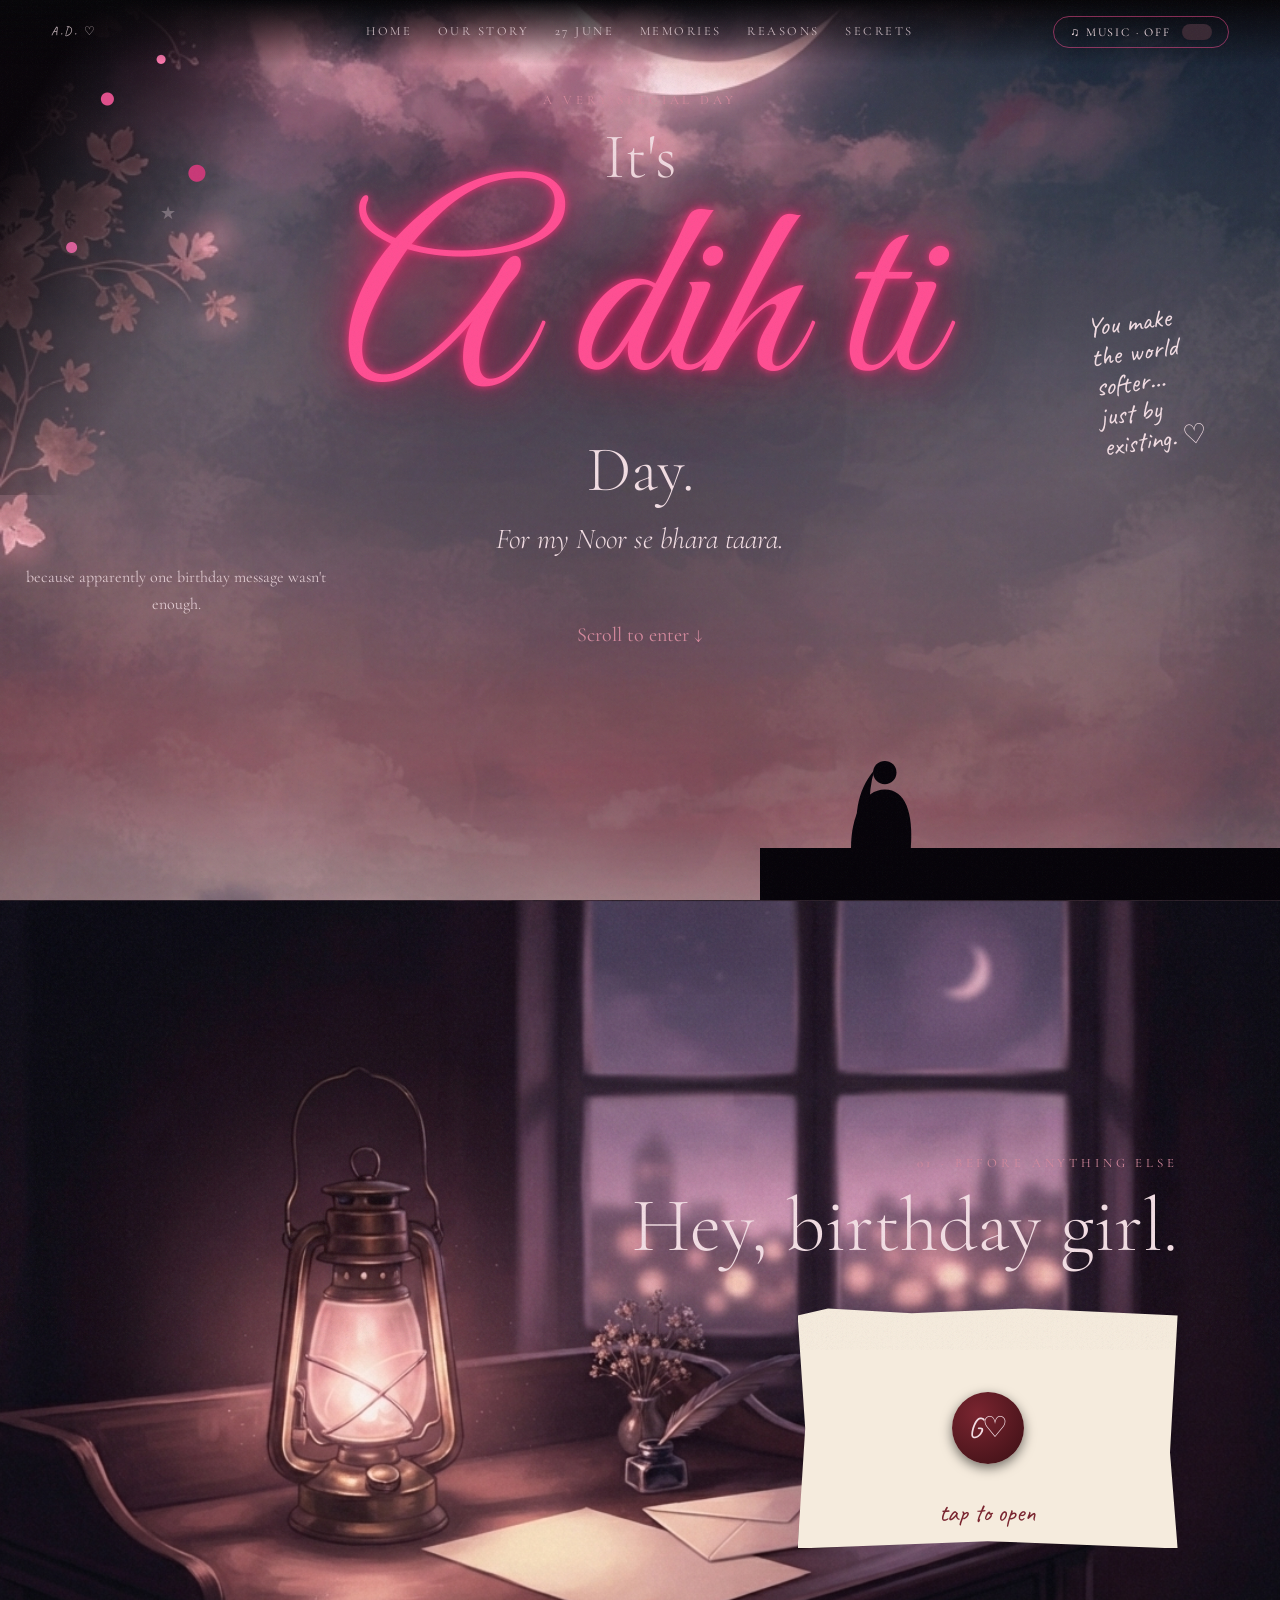
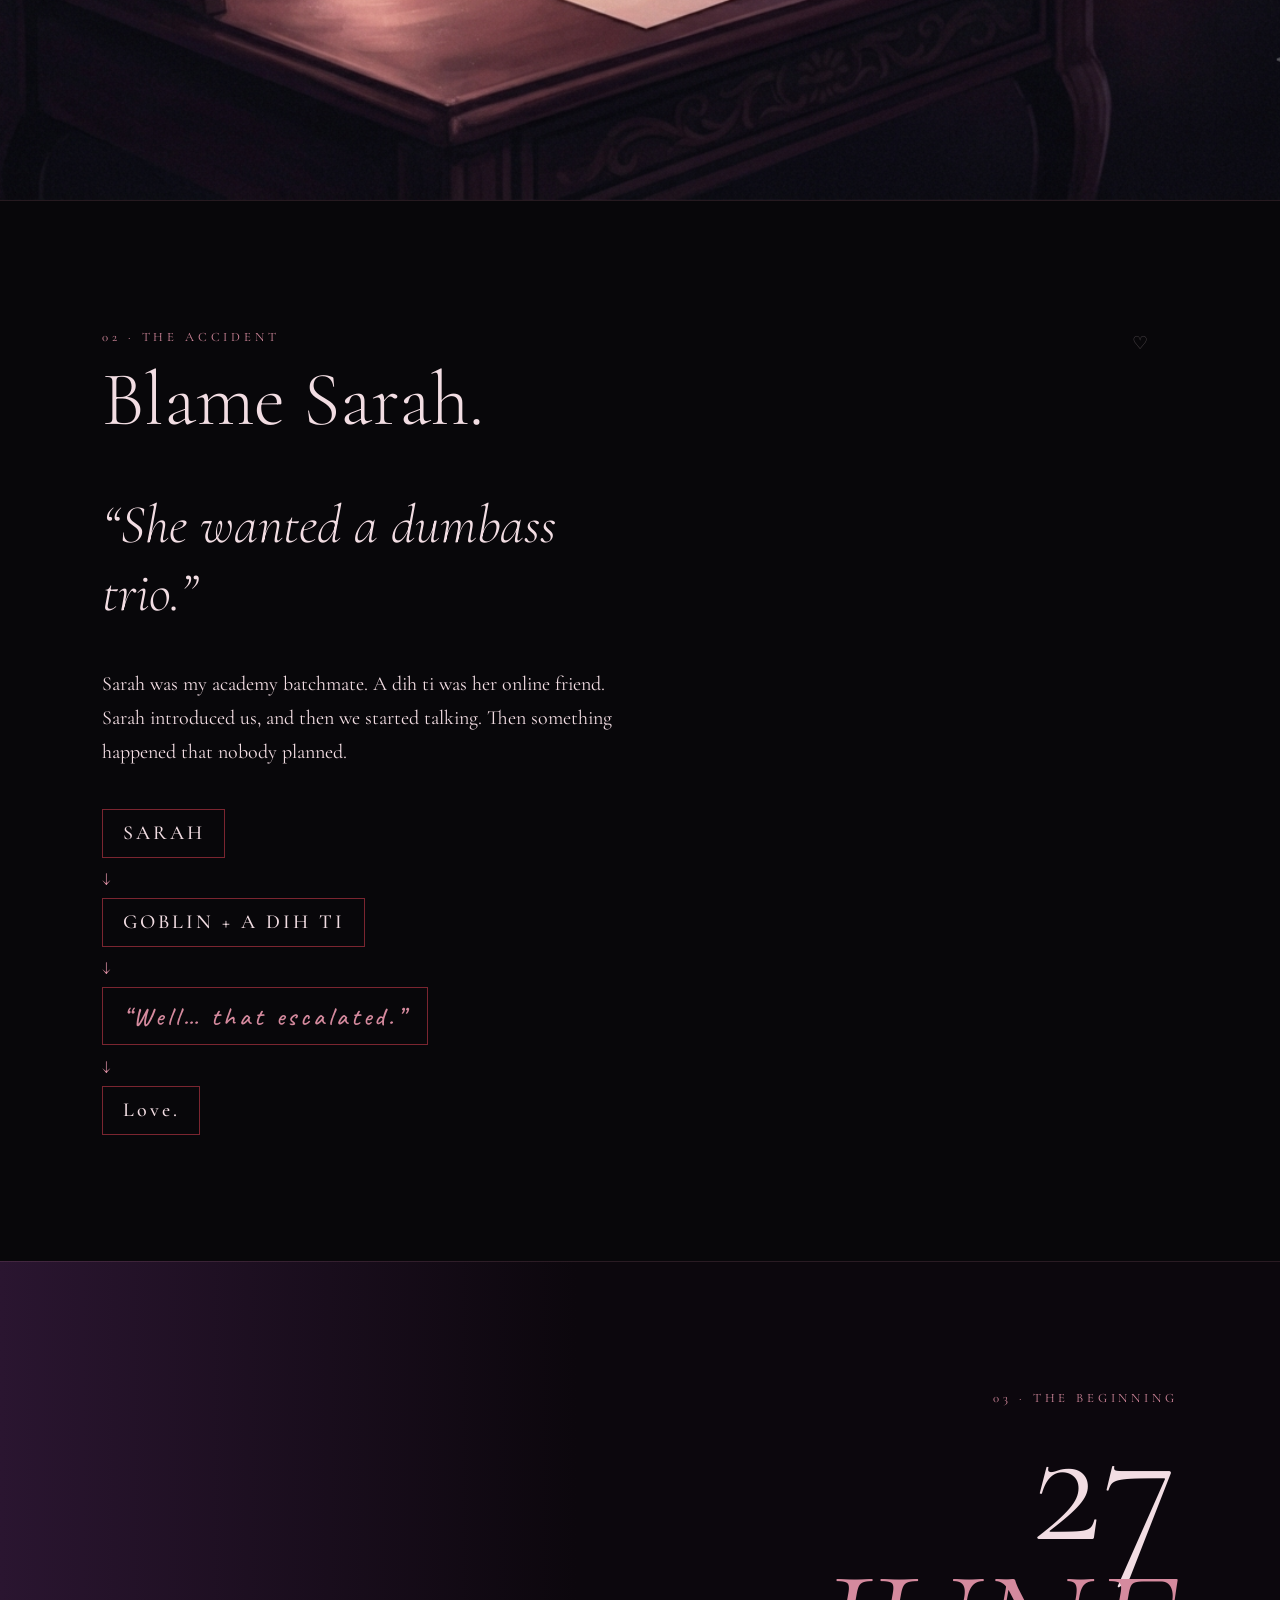
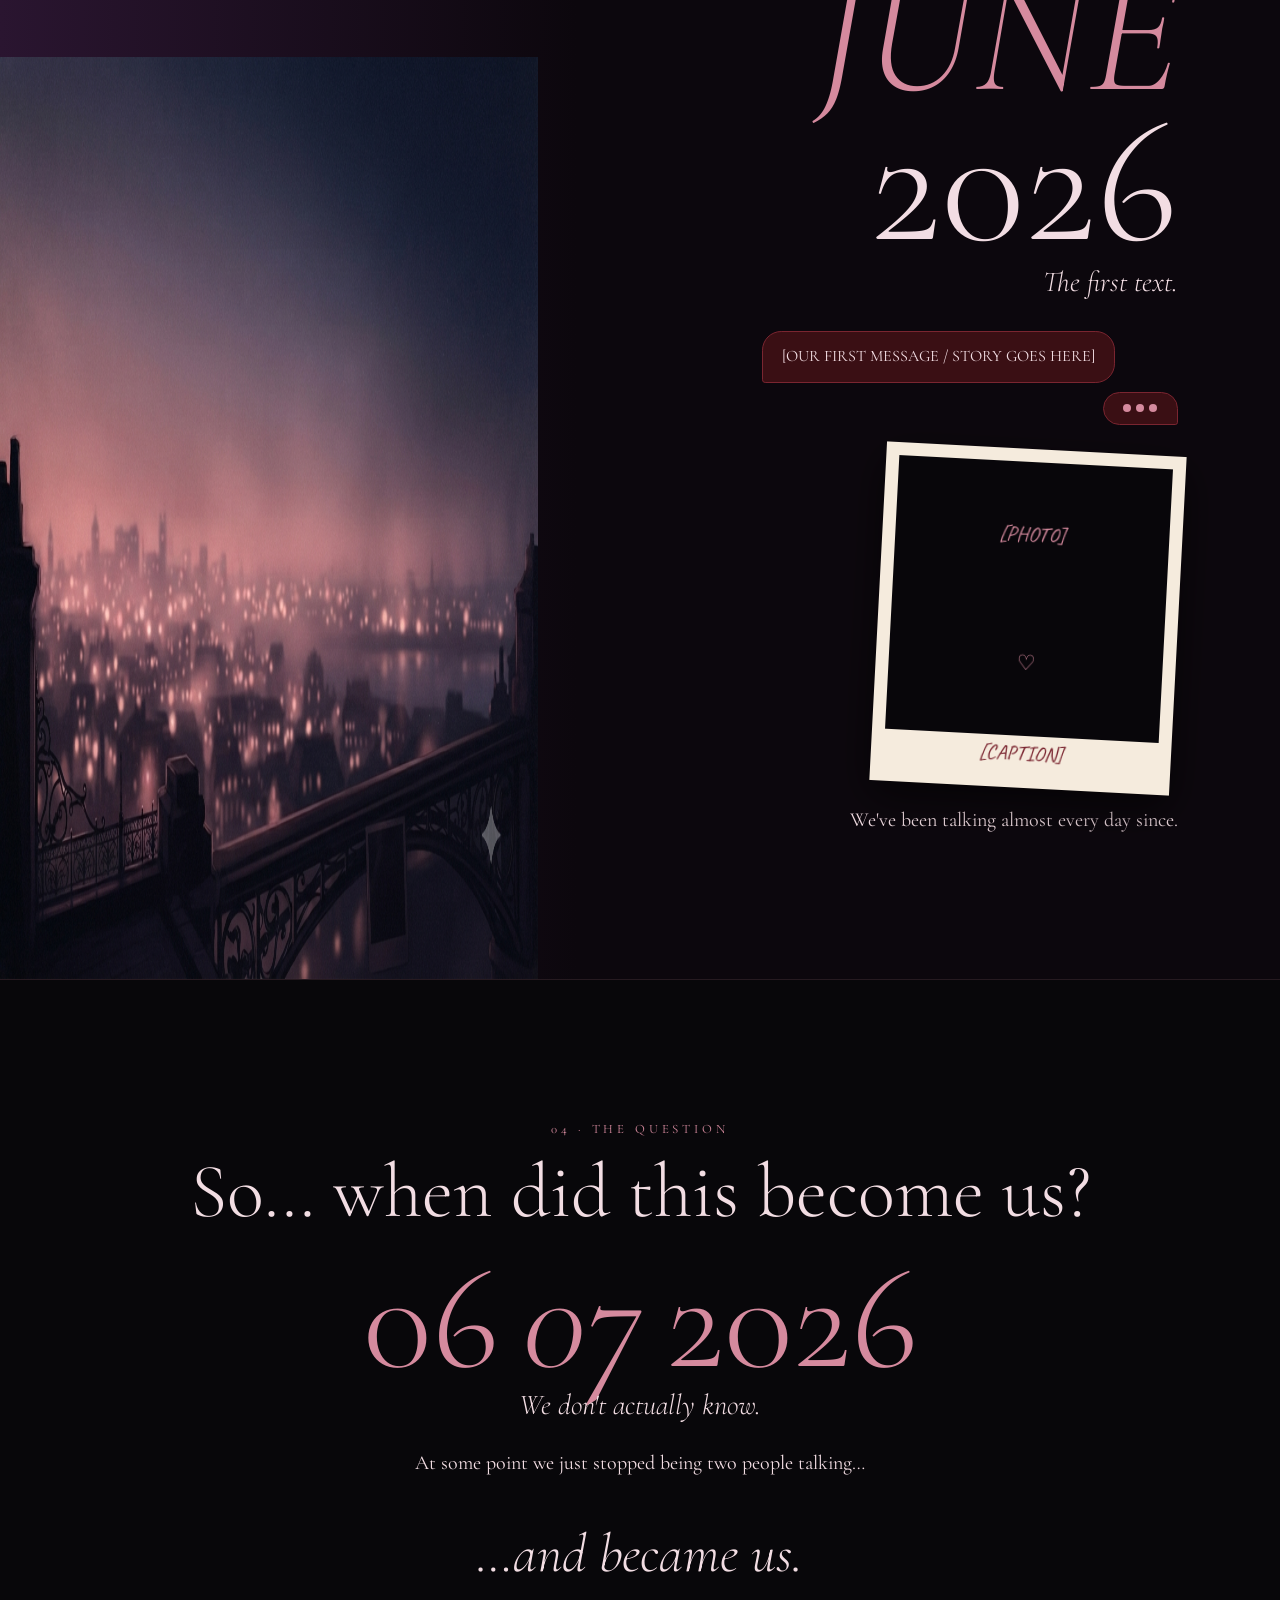
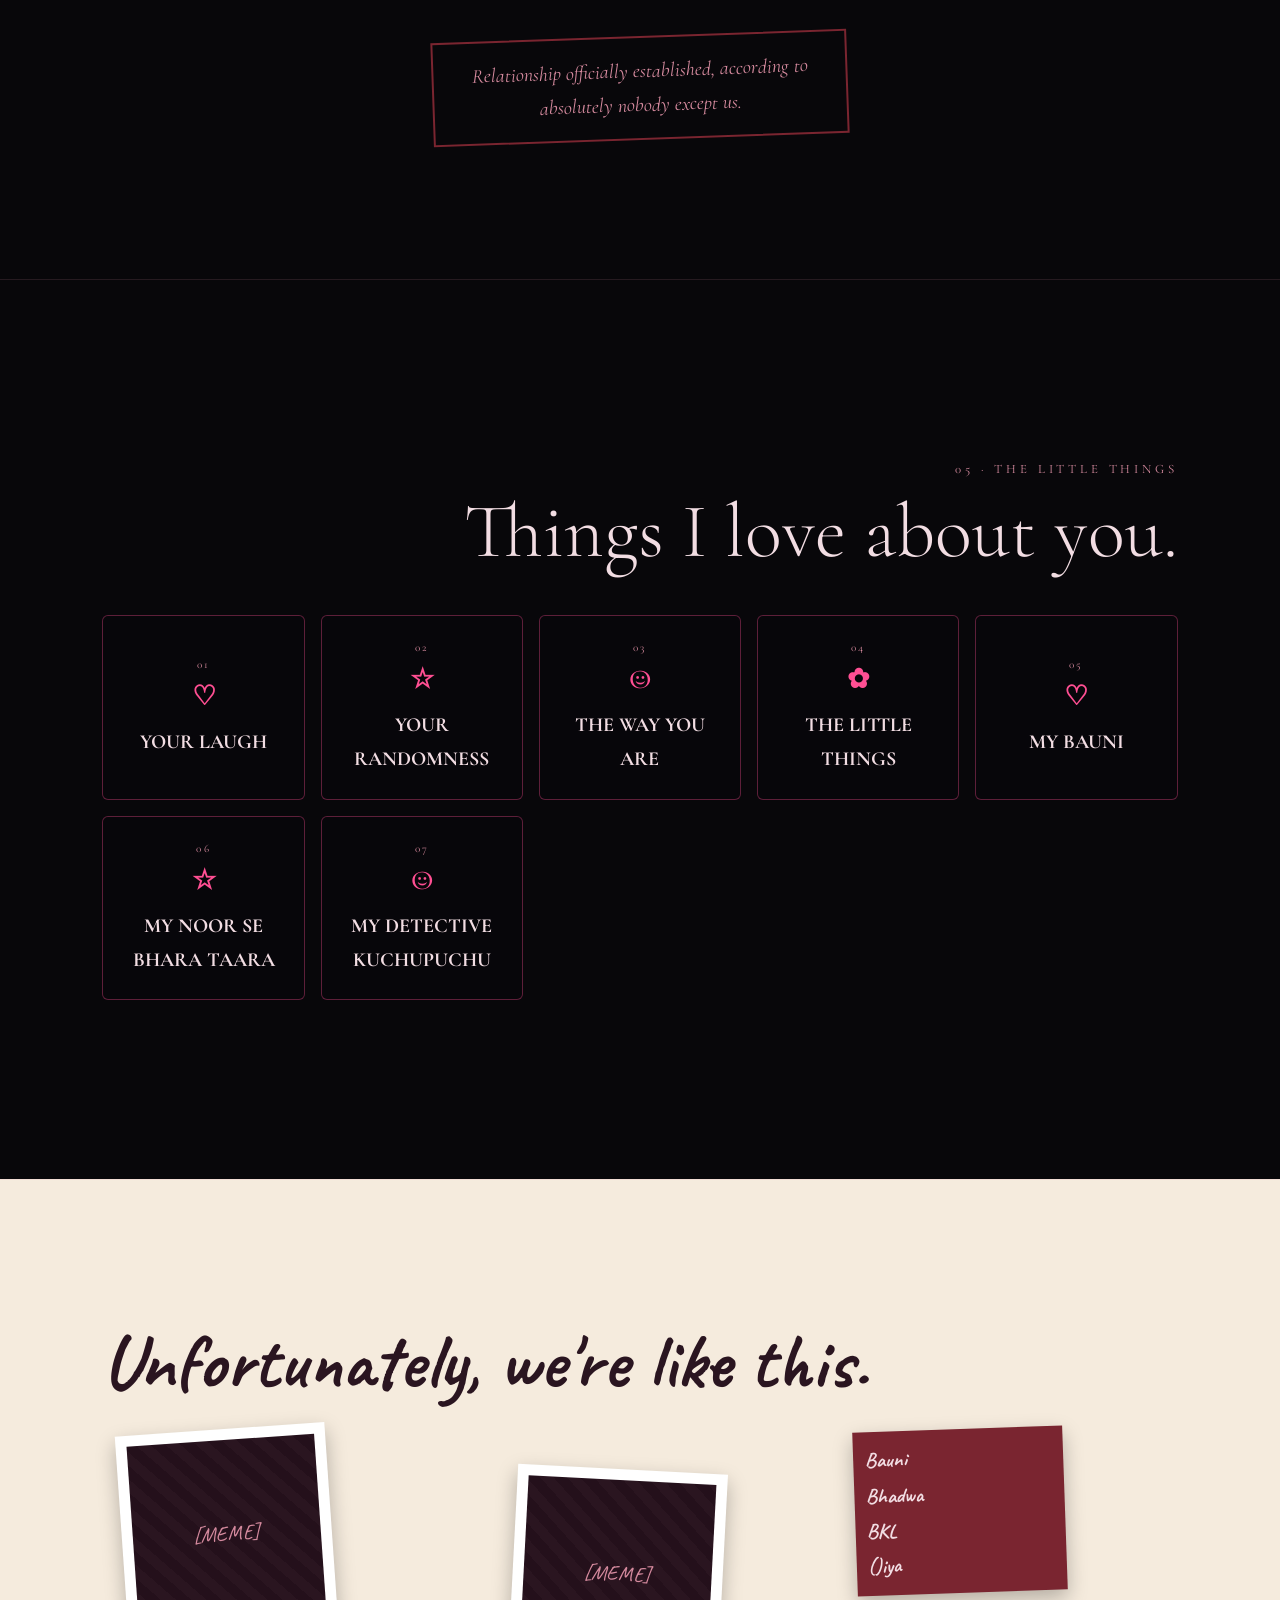
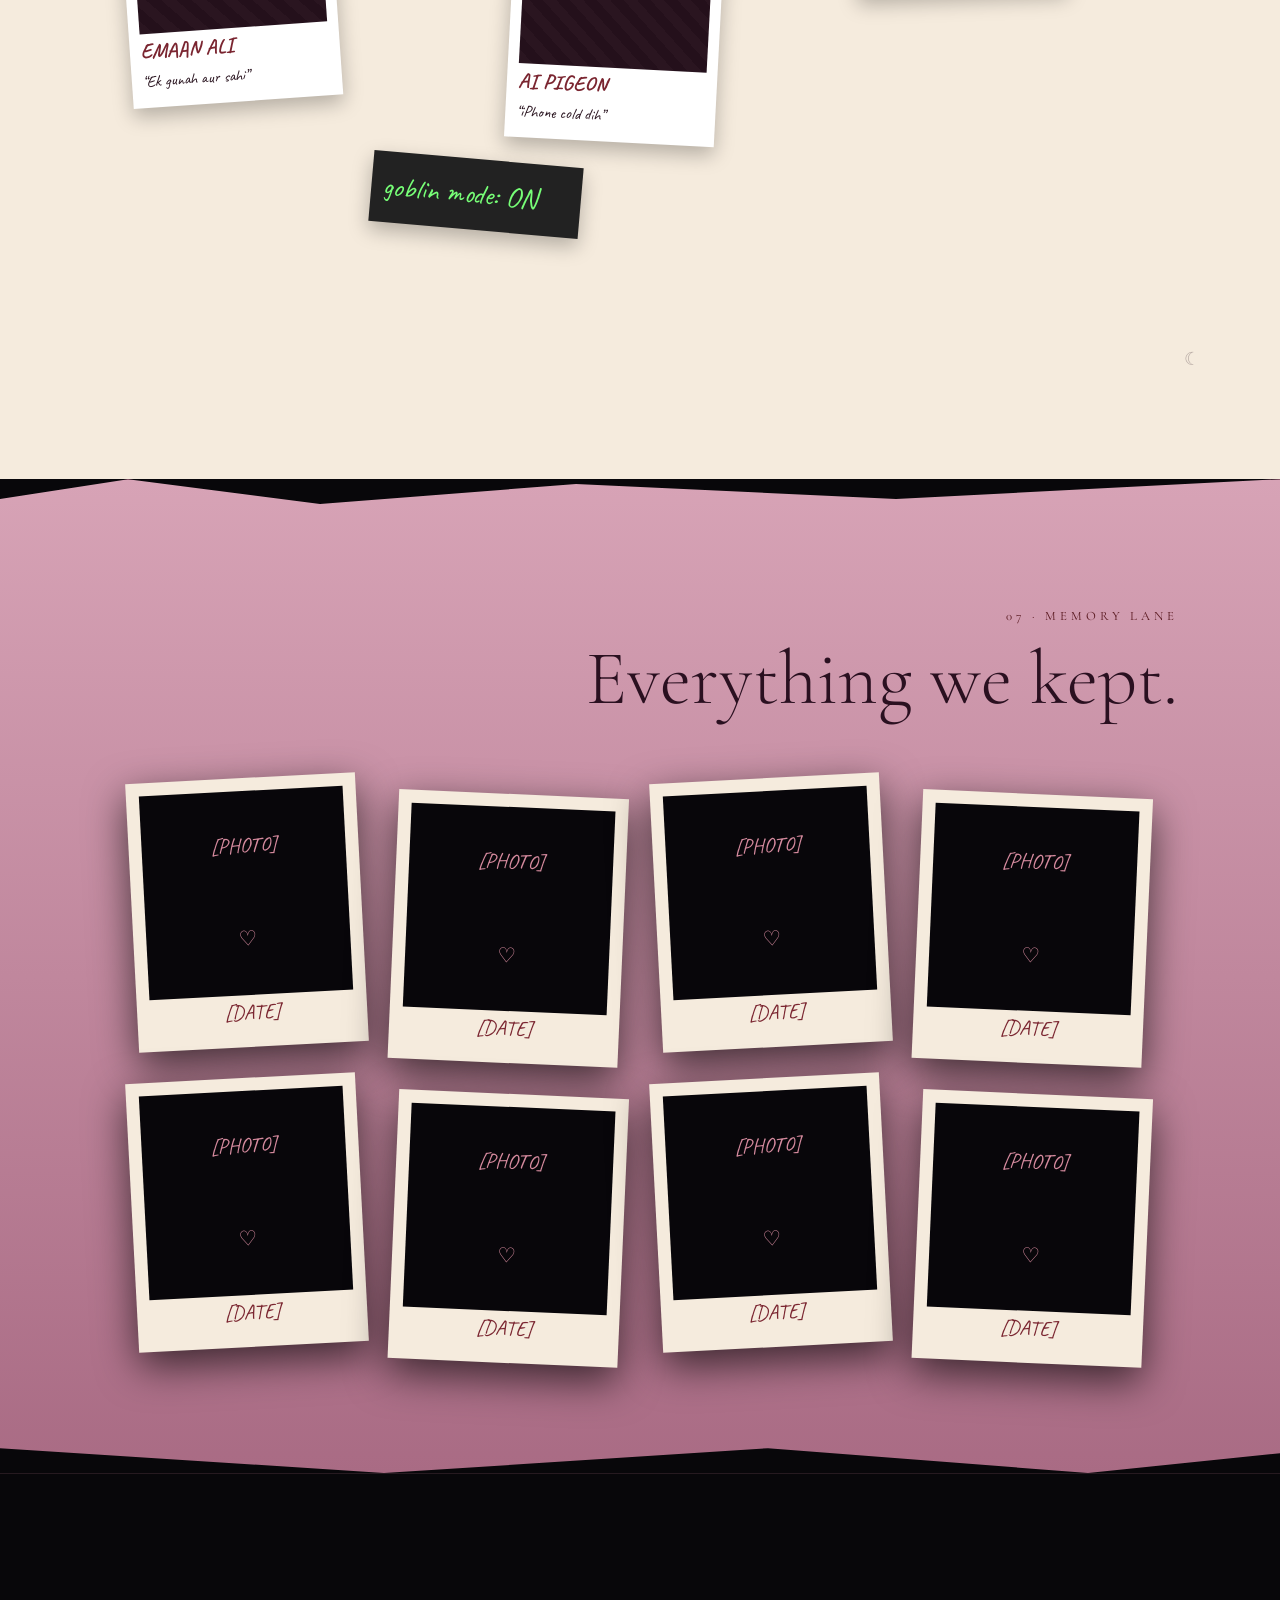
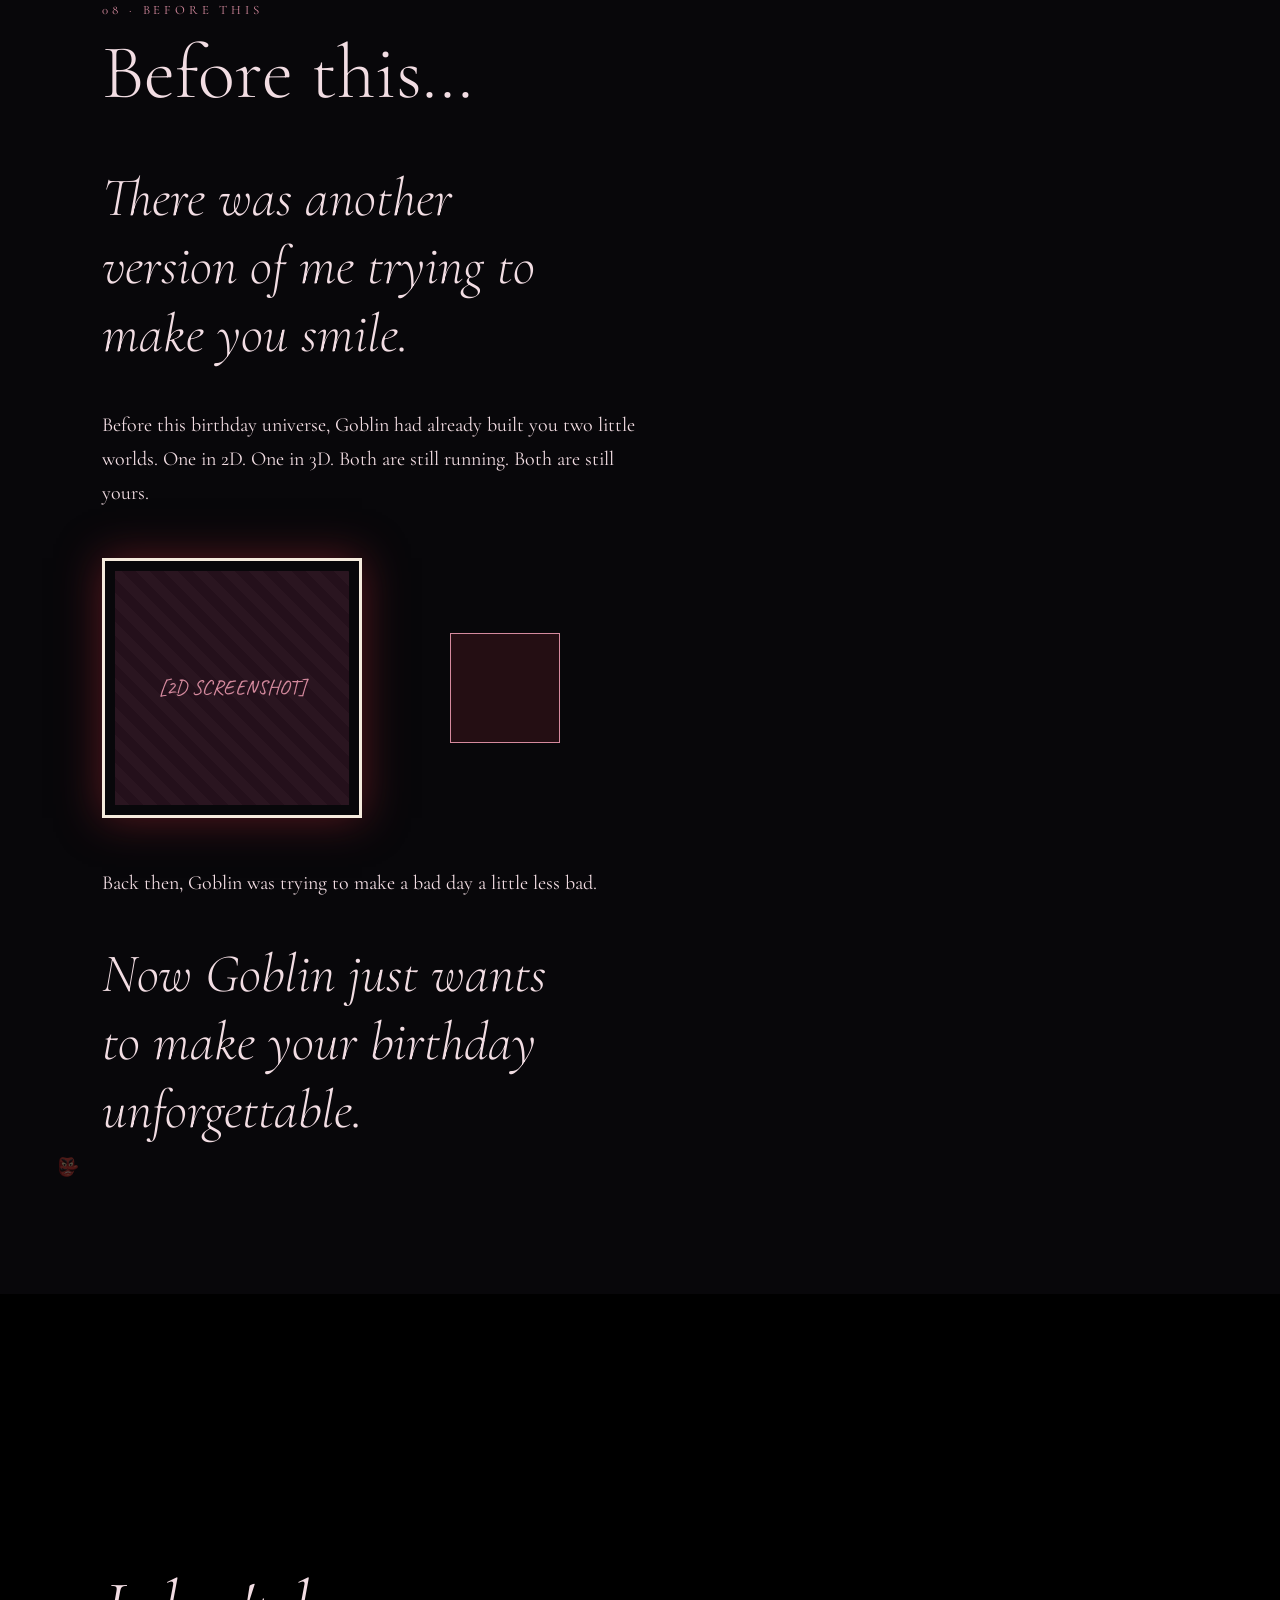
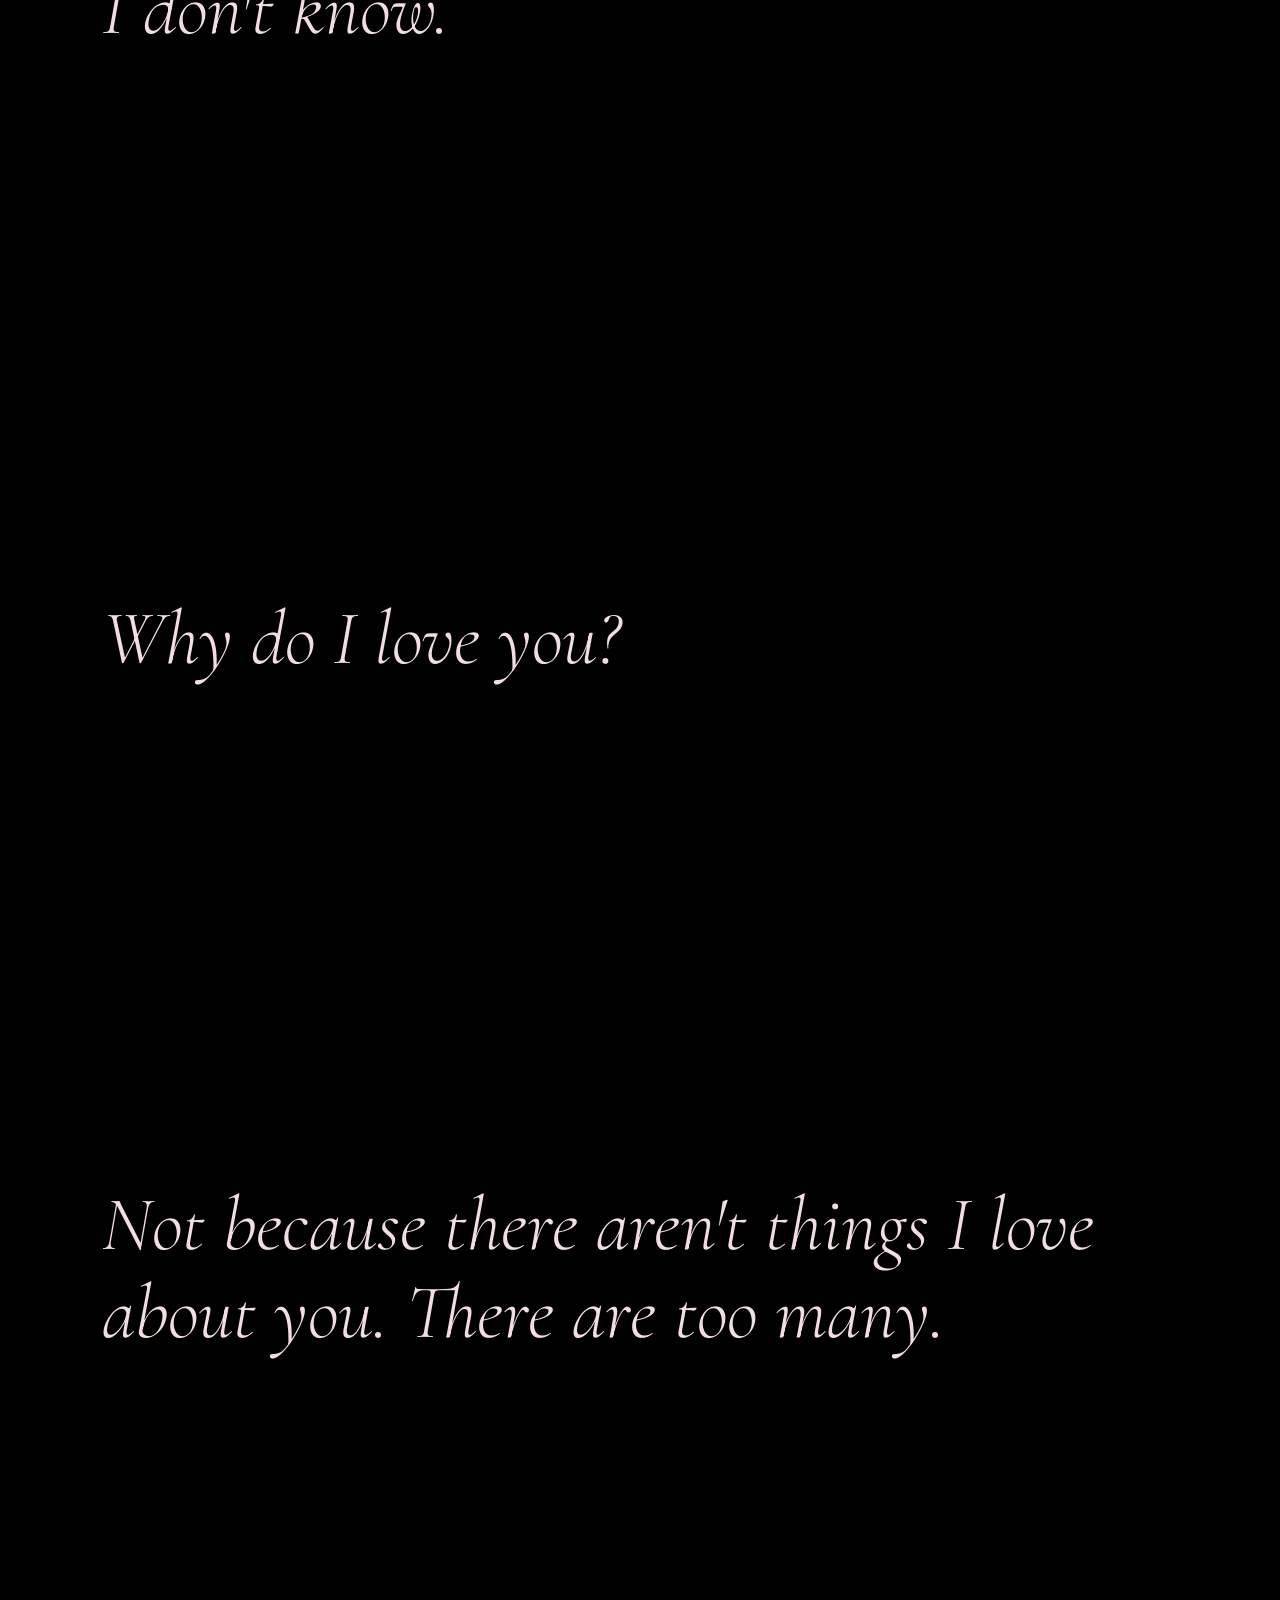
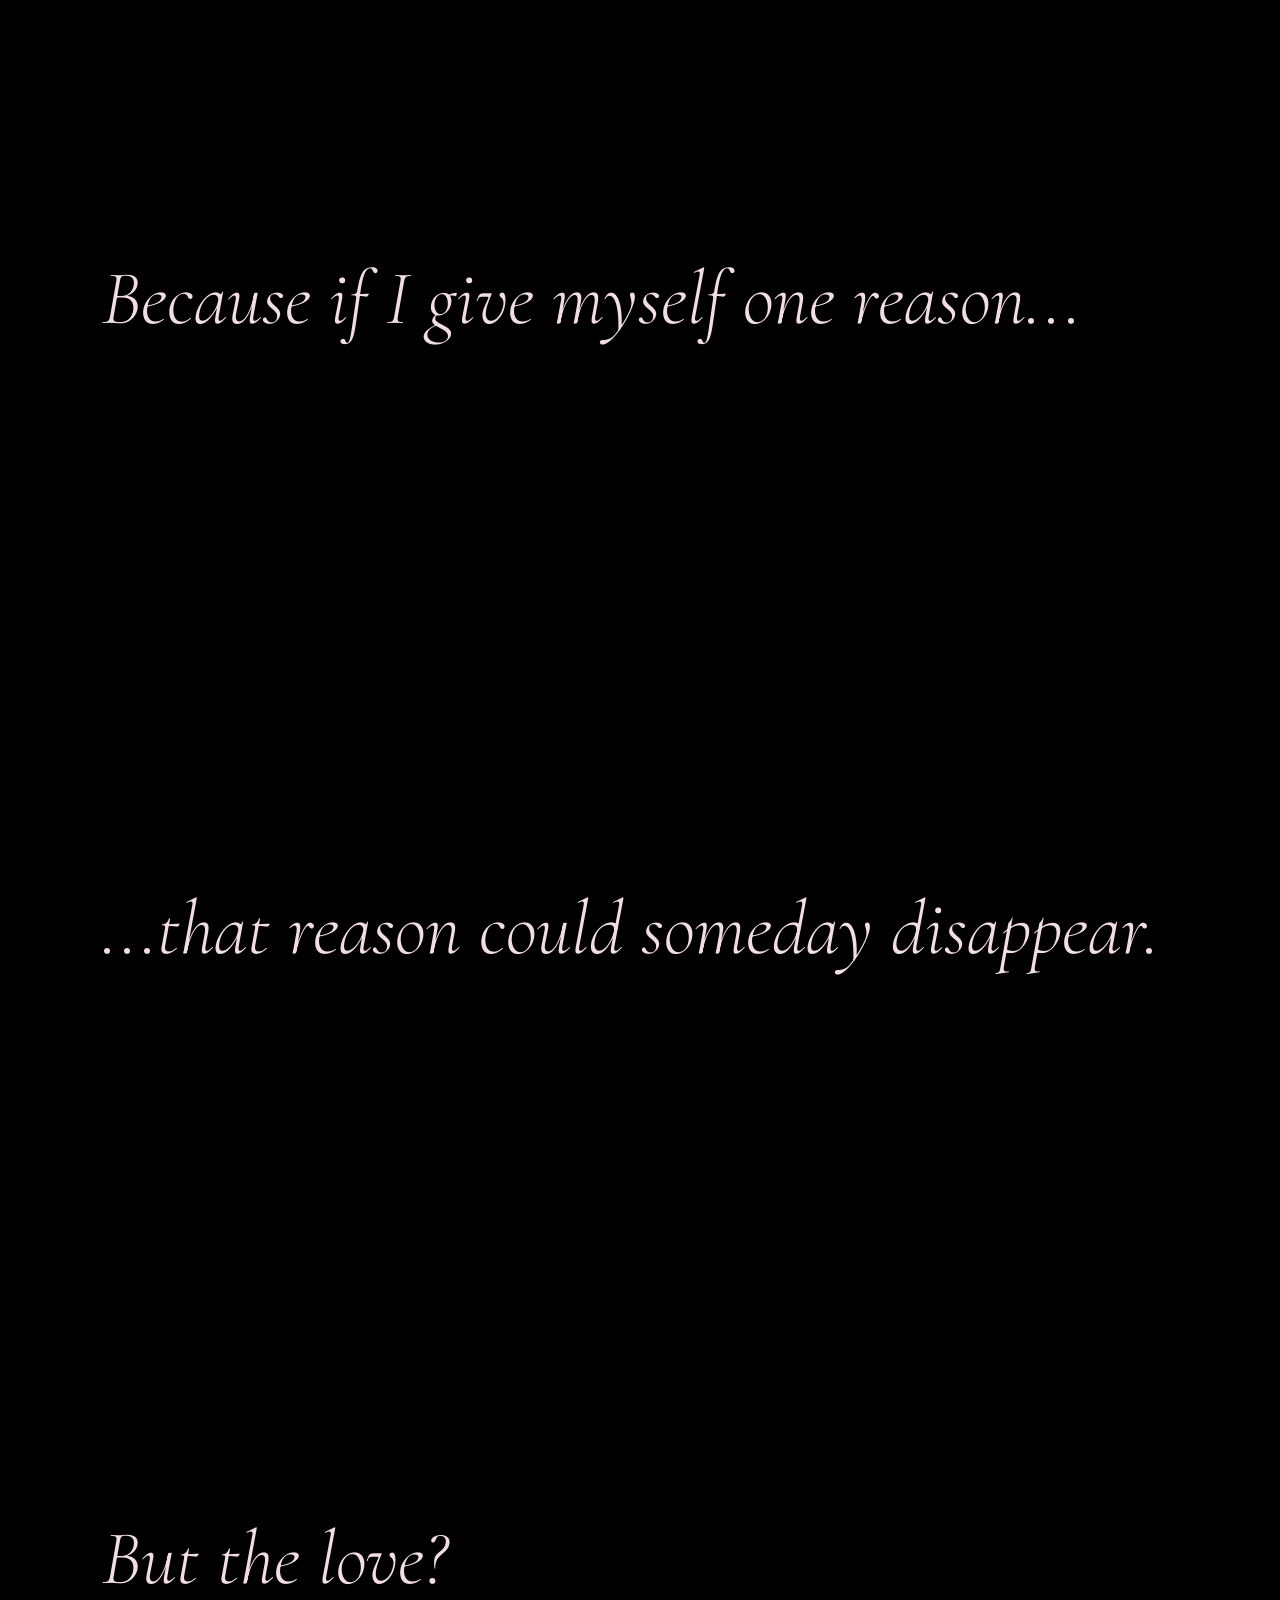
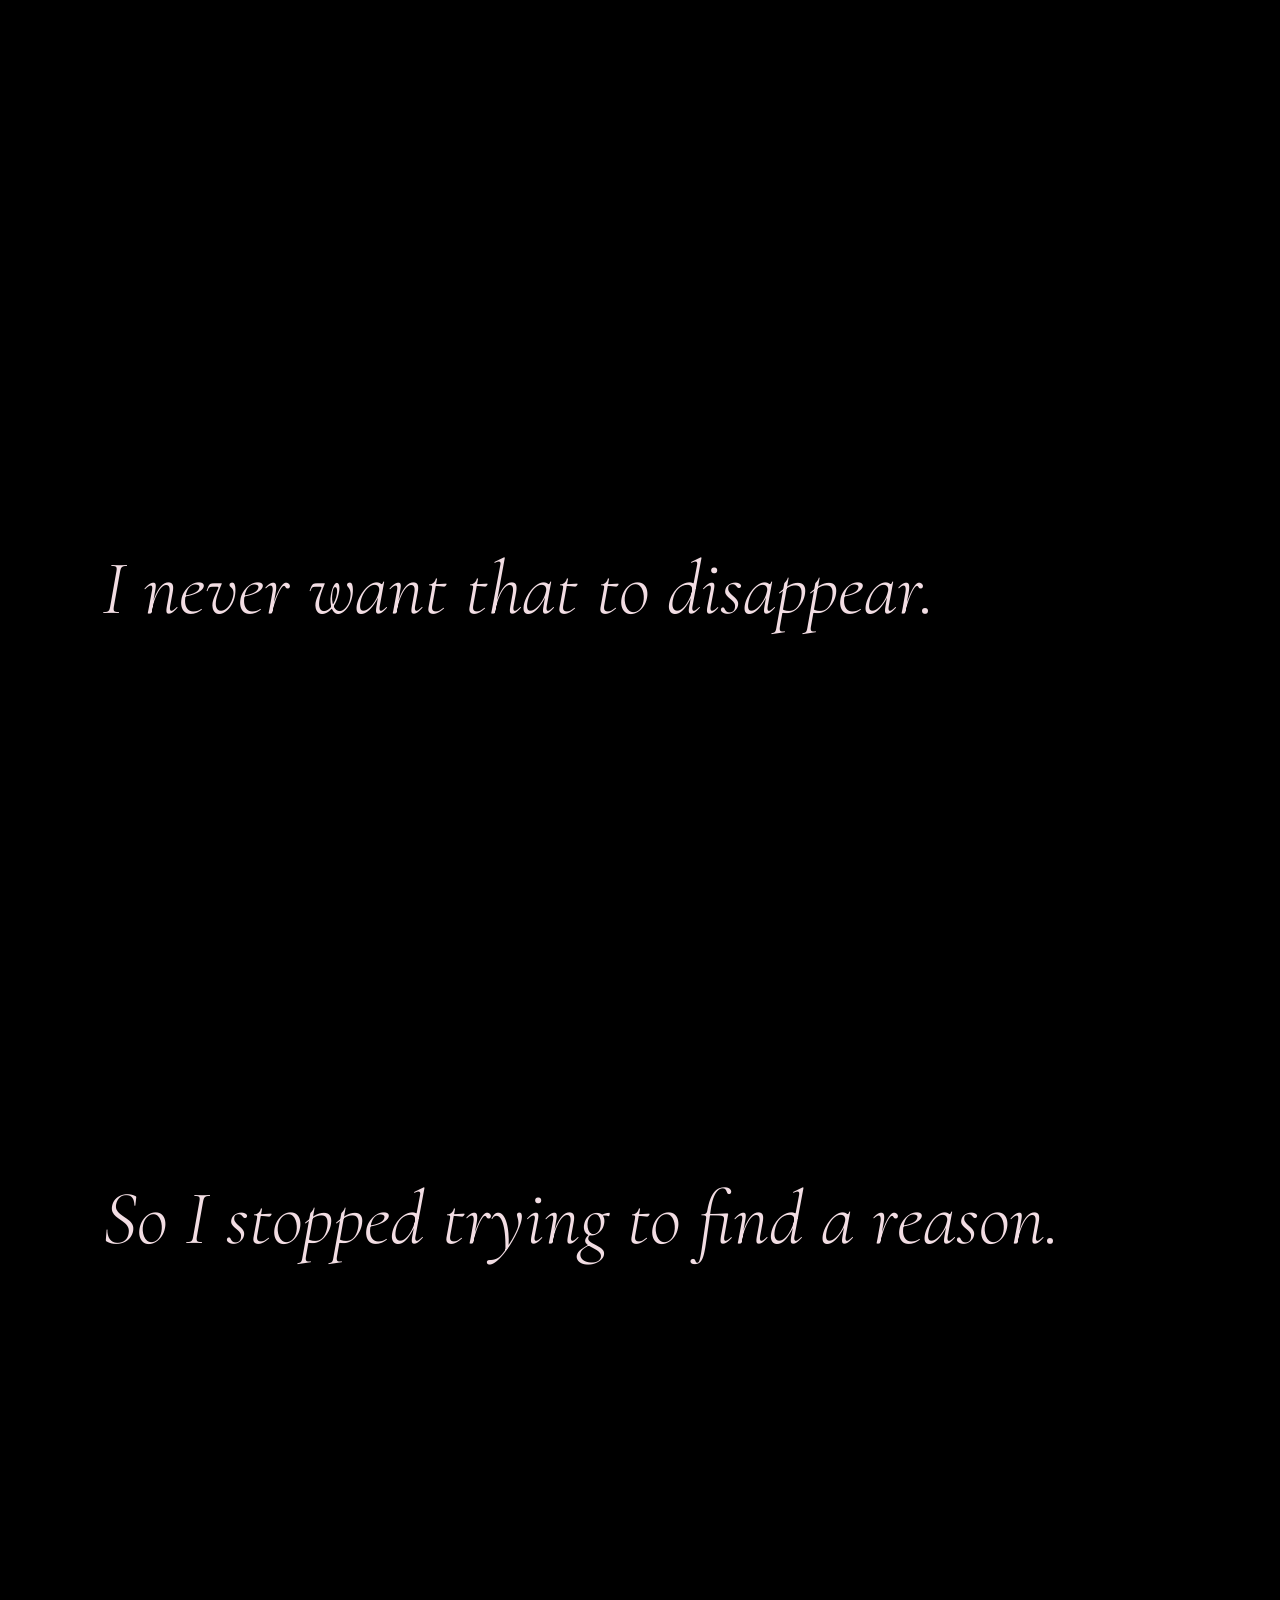
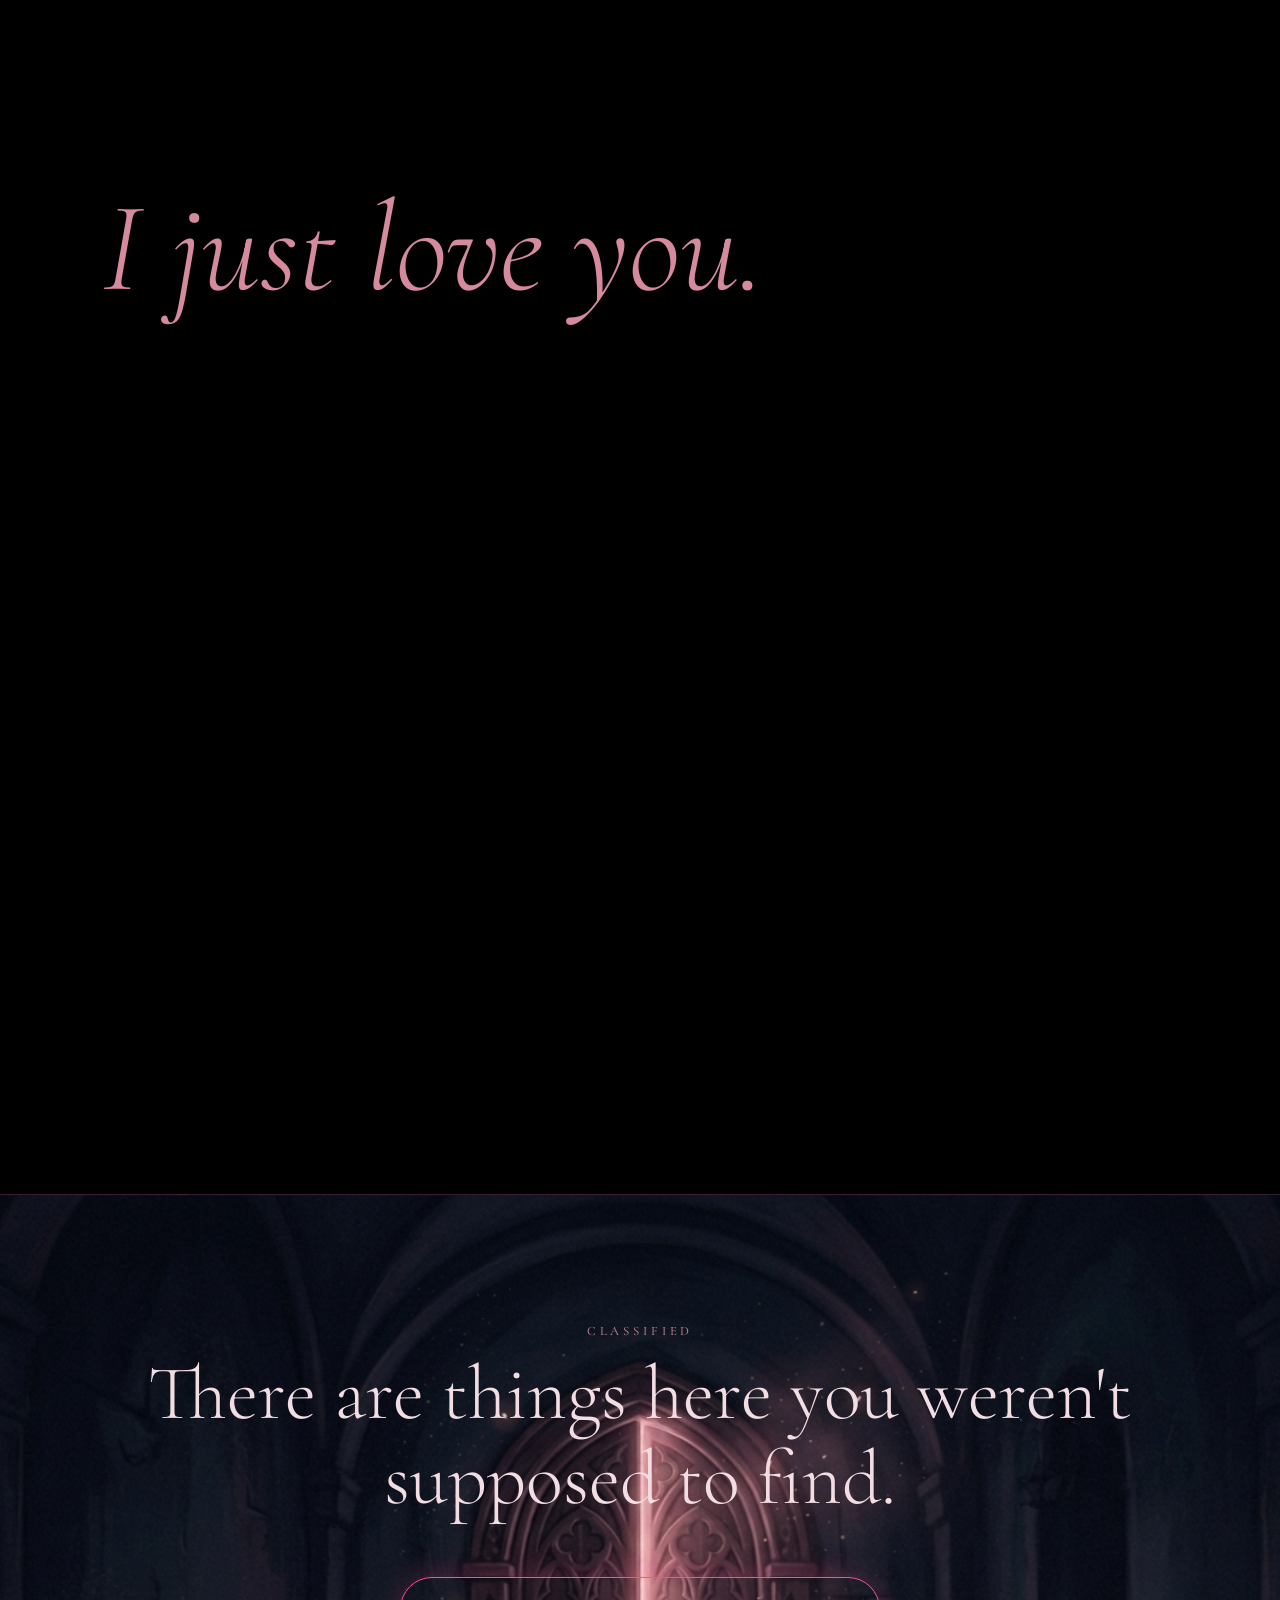
<file: Bday/index.html>
<!DOCTYPE html>
<html lang="en"><head><meta charset="utf-8">
<meta name="viewport" content="width=device-width,initial-scale=1">
<title>It's A dih ti Day.</title>
<link rel="preconnect" href="https://fonts.googleapis.com"><link rel="preconnect" href="https://fonts.gstatic.com" crossorigin>
<link href="https://fonts.googleapis.com/css2?family=Great+Vibes&family=Cormorant+Garamond:ital,wght@0,300;0,500;1,300;1,500&family=Caveat:wght@500;700&display=swap" rel="stylesheet">
<link rel="stylesheet" href="style.css"></head>
<body>
<div class="grain" aria-hidden="true"></div>
<canvas id="stars" aria-hidden="true"></canvas>

<section id="lock" aria-label="Countdown">
  <p class="hand">something is waiting for you…</p>
  <div class="cd" id="cd"></div>
  <p class="small">until 02 December 2026, 12:00 AM IST</p>
</section>

<div id="site" hidden>
<header class="nav">
  <a href="#home" class="logo">A.D. ♡</a>
  <nav id="menu" aria-label="Main"><a href="#home">Home</a><a href="#story">Our story</a><a href="#june">27 June</a><a href="#memories">Memories</a><a href="#reasons">Reasons</a><a href="#secrets">Secrets</a></nav>
  <button id="music" aria-pressed="false">♫ MUSIC · OFF</button>
  <button id="burger" aria-label="Menu" aria-expanded="false">☰</button>
</header>
<audio id="song" src="assets/music/harleys-in-hawaii.mp3" loop preload="none"></audio>

<section id="home" class="hero">
  <div class="moon" aria-hidden="true"></div><div class="neb" aria-hidden="true"></div><p class="hero-note hand" aria-hidden="true">You make the world softer… just by existing. ♡</p><svg class="roof" viewBox="0 0 400 140" aria-hidden="true"><g fill="#07040a"><path d="M0 100h400v40H0z"/><path d="M70 100c0-25 10-45 26-45s22 18 20 45z"/><circle cx="96" cy="42" r="9"/><path d="M88 40c-6 20-4 40 2 58l-14 2c-4-22-2-44 12-60z"/></g></svg>
  <p class="small">A VERY SPECIAL DAY</p>
  <h1><span class="its">It's</span><span class="name">A dih ti</span><span class="its">Day.</span></h1>
  <p class="serif-i">For my Noor se bhara taara.</p><p class="sub">because apparently one birthday message wasn't enough.</p>
  <a href="#letter" class="scroll">Scroll to enter ↓</a>
</section>

<section id="letter" class="scene">
  <p class="small">01 · BEFORE ANYTHING ELSE</p>
  <h2>Hey, birthday girl.</h2>
  <button class="envelope" id="openLetter" aria-label="Open the letter"><span class="seal">G♡</span><span class="hand">tap to open</span></button>
  <div class="letter-modal" id="letterModal" role="dialog" aria-modal="true" aria-label="Letter" hidden>
    <article class="paper"><button class="x" data-close aria-label="Close">×</button><svg class="doodle" viewBox="0 0 120 40" aria-hidden="true"><path d="M5 30c10-25 20 10 30-10s20 15 30-5M90 8l4 8 8 1-6 6 2 8-8-4-8 4 2-8-6-6 8-1z" fill="none" stroke="#9C3F5B" stroke-width="2" stroke-linecap="round"/></svg><p id="letterText" class="hand-lg"></p><p class="sign">— Goblin ♡</p></article>
  </div>
</section>

<section id="story" class="scene blame">
  <p class="small">02 · THE ACCIDENT</p>
  <h2>Blame Sarah.</h2>
  <p class="big-i">“She wanted a dumbass trio.”</p>
  <p class="col">Sarah was my academy batchmate. A dih ti was her online friend. Sarah introduced us, and then we started talking. Then something happened that nobody planned.</p>
  <div class="flow"><b>SARAH</b><i>↓</i><b>GOBLIN + A DIH TI</b><i>↓</i><b class="hand">“Well… that escalated.”</b><i>↓</i><b>Love.</b></div>
</section>

<section id="june" class="scene">
  <p class="small">03 · THE BEGINNING</p>
  <div class="date"><span>27</span><span>JUNE</span><span>2026</span></div>
  <p class="serif-i">The first text.</p>
  <div class="chat"><div class="bub l">[OUR FIRST MESSAGE / STORY GOES HERE]</div><div class="bub r typing"><i></i><i></i><i></i></div></div>
  <div class="polaroid tilt"><div class="ph" role="img" aria-label="Photo placeholder">[PHOTO]</div><p class="hand">[CAPTION]</p></div>
  <p class="col">We've been talking almost every day since.</p>
</section>

<section id="july" class="scene center">
  <p class="small">04 · THE QUESTION</p>
  <h2>So… when did this become us?</h2>
  <div class="date wine"><span>06</span><span>07</span><span>2026</span></div>
  <p class="serif-i">We don't actually know.</p>
  <p class="col">At some point we just stopped being two people talking…</p>
  <p class="big-i">…and became us.</p>
  <p class="stamp">Relationship officially established, according to absolutely nobody except us.</p>
</section>

<section id="little" class="scene"><p class="small">05 · THE LITTLE THINGS</p><h2>Things I love about you.</h2><div id="cards" class="cards"></div></section>

<section id="memes" class="scene chaos">
  <h2>Unfortunately, we're like this.</h2>
  <div class="scrap">
    <div class="note n1"><div class="ph">[MEME]</div><b>EMAAN ALI</b>“Ek gunah aur sahi”</div>
    <div class="note n2"><div class="ph">[MEME]</div><b>AI PIGEON</b>“iPhone cold dih”</div>
    <div class="note n3"><b>Bauni</b><b>Bhadwa</b><b>BKL</b><b>()iya</b></div>
    <div class="note n4 hand">goblin mode: ON</div>
  </div>
</section>

<section id="memories" class="scene"><p class="small">07 · MEMORY LANE</p><h2>Everything we kept.</h2><div id="polaroids" class="polas"></div></section>
<div class="modal" id="memModal" role="dialog" aria-modal="true" hidden><button class="x" data-close aria-label="Close">×</button><div class="mm"><div class="ph" id="mmImg"></div><div><p class="small" id="mmDate"></p><h3 id="mmTitle"></h3><p class="hand" id="mmCap"></p><p id="mmStory"></p></div></div></div>

<section id="old" class="scene">
  <p class="small">08 · BEFORE THIS</p>
  <h2>Before this…</h2>
  <p class="big-i">There was another version of me trying to make you smile.</p>
  <p class="col">Before this birthday universe, Goblin had already built you two little worlds. One in 2D. One in 3D. Both are still running. Both are still yours.</p>
  <div class="worlds"><div class="frame2d"><div class="ph">[2D SCREENSHOT]</div></div><div class="cube3d" aria-label="3D world placeholder"><i></i><i></i><i></i></div></div>
  <p class="col">Back then, Goblin was trying to make a bad day a little less bad.</p>
  <p class="big-i">Now Goblin just wants to make your birthday unforgettable.</p>
</section>

<section id="reasons" class="why" aria-label="Why I love you"><div id="whyLines"></div></section>

<section id="secrets" class="scene dark">
  <p class="small">CLASSIFIED</p>
  <h2>There are things here you weren't supposed to find.</h2>
  <div class="vault"><label for="ans">What is my fvrt msg that you send me?</label>
    <div><input id="ans" autocomplete="off"><button id="go">Unlock</button></div><p id="res" role="status"></p><button id="door" class="btn door" hidden>Something opened…</button></div>
  <p class="small">Some stars here click. Find them all.</p>
  <div class="games" aria-label="Optional games"><p class="hand">optional games, no pressure</p>
    <button class="btn" data-game="knowUs">How well do you know us?</button><button class="btn" data-game="memory">Memory quiz</button><button class="btn" data-game="hearts">Find hidden hearts</button><button class="btn" data-game="chooseOne">Choose one</button><p id="heartCount" class="small"></p></div>
</section>

<section id="final" class="scene fin">
  <div class="moon big" aria-hidden="true"></div><svg class="mtn" viewBox="0 0 1440 300" preserveAspectRatio="none" aria-hidden="true"><path d="M0 300V190l120-70 90 50 140-120 150 130 110-60 170 110 130-90 140 80 150-120 140 110v190z" fill="#1a0b1c"/><path d="M0 300V240l160-60 120 50 180-90 140 80 160-70 200 90 140-60 160 70 180-40v240z" fill="#0c070d"/></svg><div class="lake" aria-hidden="true"></div>
  <p class="serif-i">Happy Birthday,</p><h2 class="name">A dih ti</h2><p class="serif-i">My Noor se bhara taara.</p>
  <p class="small">Made by Goblin ♡ with an unreasonable amount of love.</p>
  <button id="last" class="btn">One last thing…</button><p id="lastMsg" class="big-i"></p>
</section>
</div>
<div class="modal" id="gameModal" role="dialog" aria-modal="true" aria-label="Game" hidden><button class="x" data-close aria-label="Close">×</button><div class="gm" id="gameBody"></div></div>
<div id="toast" role="status"></div>
<script src="script.js"></script></body></html>
</file>
<file: Bday/style.css>
:root{--bg:#08070A;--bg2:#160D16;--w1:#3a0f14;--w2:#58181F;--w3:#7a2530;--rose:#D58A9E;--pink:#F2DDE3;--cream:#F5EBDD;
--serif:'Cormorant Garamond',Georgia,serif;--hand:'Caveat',cursive}
*{box-sizing:border-box;margin:0}html{scroll-behavior:smooth;overflow-x:hidden}
body{background:var(--bg);color:var(--pink);font-family:var(--serif);font-size:1.25rem;line-height:1.7;overflow-x:hidden}
#stars{position:fixed;inset:0;width:100%;height:100%;z-index:0;pointer-events:none}
.grain{position:fixed;inset:-50%;z-index:50;pointer-events:none;opacity:.07;background:url("data:image/svg+xml;utf8,<svg xmlns='http://www.w3.org/2000/svg' width='160' height='160'><filter id='n'><feTurbulence baseFrequency='.8'/></filter><rect width='160' height='160' filter='url(%23n)'/></svg>")}
section,.nav{position:relative;z-index:1}[hidden]{display:none!important}
.small{font-size:.8rem;letter-spacing:.3em;text-transform:uppercase;color:var(--rose)}
.hand{font-family:var(--hand);font-size:1.6rem;color:var(--rose)}.serif-i,.big-i{font-style:italic;font-weight:300}
.serif-i{font-size:1.8rem}.big-i{font-size:clamp(1.8rem,4.5vw,3.4rem);line-height:1.25;max-width:20ch;margin:1.5rem 0}
h2{font-weight:300;font-size:clamp(2.2rem,6vw,4.8rem);line-height:1.1;margin:.6rem 0 1.5rem}
.col{max-width:34rem;margin:1rem 0}
.scene{min-height:100vh;padding:14vh 8vw;display:flex;flex-direction:column;align-items:flex-start;justify-content:center}
.scene:nth-of-type(even){align-items:flex-end;text-align:right}.center{align-items:center!important;text-align:center!important}
#lock{position:fixed;inset:0;z-index:20;background:radial-gradient(circle at 50% 30%,var(--w1),var(--bg) 70%);display:flex;flex-direction:column;align-items:center;justify-content:center;gap:1.5rem;text-align:center}
.cd{display:flex;gap:clamp(.8rem,3vw,3rem)}.cd div{display:flex;flex-direction:column;font-size:clamp(2.5rem,9vw,6rem);line-height:1}.cd small{font-size:.7rem;letter-spacing:.3em;color:var(--rose);margin-top:.6rem}
.nav{position:fixed;top:0;left:0;right:0;display:flex;align-items:center;gap:2rem;padding:1rem 4vw;background:linear-gradient(var(--bg),transparent);z-index:30}
.logo{font-family:var(--hand);font-size:1.8rem;color:var(--rose);text-decoration:none;margin-right:auto}
.nav nav{display:flex;gap:1.6rem}.nav a{color:var(--pink);text-decoration:none;font-size:.78rem;letter-spacing:.2em;text-transform:uppercase;opacity:.8}
button{font:inherit;color:inherit;cursor:pointer}:focus-visible{outline:2px solid var(--rose);outline-offset:3px}
#music{background:none;border:1px solid var(--w3);border-radius:99px;padding:.3rem 1rem;font-size:.75rem;letter-spacing:.15em}#burger{display:none;background:none;border:0;font-size:1.6rem}
.hero{min-height:100vh;align-items:center!important;text-align:center!important;overflow:hidden}
.moon{position:absolute;top:8vh;right:10vw;width:min(34vw,360px);aspect-ratio:1;border-radius:50%;background:radial-gradient(circle at 35% 35%,var(--cream),#d9c3b8 55%,#8a6a72);box-shadow:0 0 120px 30px rgba(213,138,158,.25);opacity:.85}
.neb{position:absolute;inset:0;background:radial-gradient(ellipse at 20% 70%,rgba(122,37,48,.55),transparent 55%),radial-gradient(ellipse at 80% 20%,rgba(70,30,100,.5),transparent 55%);animation:drift 30s ease-in-out infinite alternate}
@keyframes drift{to{transform:translateX(-4%) scale(1.08)}}
h1{position:relative;display:flex;flex-direction:column;align-items:center;line-height:.9;margin:1rem 0}
.its{font-weight:300;font-size:clamp(2rem,5vw,4rem)}.name{font-family:var(--hand);font-weight:700;color:var(--pink);font-size:clamp(5rem,20vw,16rem);text-shadow:0 0 40px var(--w3),0 0 90px var(--w2);line-height:1}
.hero>*{position:relative}.scroll{margin-top:3rem;color:var(--rose);text-decoration:none;animation:bob 2.5s infinite}@keyframes bob{50%{transform:translateY(8px)}}
.envelope{width:min(80vw,380px);height:240px;margin-top:1rem;background:var(--cream);border:0;position:relative;box-shadow:0 20px 60px #000;clip-path:polygon(0 3%,8% 0,30% 2%,60% 0,100% 3%,98% 60%,100% 100%,50% 97%,0 100%,2% 50%);display:grid;place-items:center;color:#58181F;transition:transform .4s}
.envelope:hover{transform:rotate(-1.5deg) scale(1.03)}.envelope .hand{color:#7a2530;position:absolute;bottom:14px}
.seal{width:72px;height:72px;border-radius:50%;background:radial-gradient(circle at 35% 30%,var(--w3),var(--w1));display:grid;place-items:center;color:var(--pink);font-family:var(--hand);font-size:1.8rem;box-shadow:0 4px 12px #0008}
.letter-modal,.modal{position:fixed;inset:0;z-index:40;background:rgba(8,7,10,.92);display:grid;place-items:center;padding:4vw;overflow:auto;animation:fade .5s}@keyframes fade{from{opacity:0}}
.paper{position:relative;background:var(--cream);color:#3a0f14;max-width:640px;padding:3rem 2.2rem;transform:rotate(-.8deg);box-shadow:0 30px 90px #000;animation:unfold .7s cubic-bezier(.2,.8,.2,1);max-height:90vh;overflow:auto;text-align:left}
@keyframes unfold{from{transform:scale(.4) rotate(6deg);opacity:0}}.hand-lg{font-family:var(--hand);font-size:1.5rem;line-height:1.55}.sign{font-family:var(--hand);font-size:2rem;text-align:right;margin-top:1.5rem;color:var(--w3)}
.x{position:absolute;top:.6rem;right:1rem;background:none;border:0;font-size:2rem}
.flow{display:flex;flex-direction:column;align-items:inherit;gap:.2rem;margin-top:1.5rem}.flow b{font-weight:500;letter-spacing:.15em;border:1px solid var(--w3);padding:.4rem 1.2rem}.flow i{color:var(--rose)}
.date{display:flex;flex-direction:column;line-height:.85;font-size:clamp(4rem,16vw,11rem);font-weight:300}.date span:nth-child(2){font-style:italic;color:var(--rose)}.date.wine{flex-direction:row;gap:1.5rem;font-size:clamp(3rem,13vw,9rem);color:var(--rose)}
.chat{display:flex;flex-direction:column;gap:.6rem;margin:1.5rem 0;align-items:flex-start;width:min(100%,26rem)}.bub{background:var(--w1);padding:.7rem 1.2rem;border-radius:1.2rem 1.2rem 1.2rem .2rem;font-size:1rem;border:1px solid var(--w3)}.bub.r{align-self:flex-end;border-radius:1.2rem 1.2rem .2rem 1.2rem;display:flex;gap:5px}
.typing i{width:8px;height:8px;border-radius:50%;background:var(--rose);animation:dot 1.2s infinite}.typing i:nth-child(2){animation-delay:.2s}.typing i:nth-child(3){animation-delay:.4s}@keyframes dot{50%{opacity:.2;transform:translateY(-4px)}}
.polaroid,.pol{background:var(--cream);color:#3a0f14;padding:.8rem .8rem 1rem;width:230px;box-shadow:0 14px 40px #000a;text-align:center;border:0;transition:transform .3s}.polaroid .hand,.pol .hand{color:#7a2530;font-size:1.3rem}
.tilt{transform:rotate(3deg)}.ph{background:repeating-linear-gradient(45deg,#2a1520,#2a1520 10px,#24101B 10px,#24101B 20px);color:var(--rose);display:grid;place-items:center;aspect-ratio:1;font-family:var(--hand);font-size:1.3rem;text-align:center;padding:.5rem}
.stamp{border:2px solid var(--w3);color:var(--rose);padding:1rem 1.5rem;transform:rotate(-2deg);max-width:26rem;margin-top:1.5rem;font-style:italic}
.cards{display:grid;grid-template-columns:repeat(auto-fit,minmax(200px,1fr));gap:1rem;width:100%;margin-top:1rem;text-align:left}
.card{background:linear-gradient(160deg,var(--w1),var(--bg2));border:1px solid var(--w2);padding:1.4rem;text-align:left;cursor:pointer;transition:.3s;min-height:90px}
.card:nth-child(3n+2){transform:translateY(1.5rem)}.card:hover{border-color:var(--rose)}.card p{display:none;margin-top:.8rem;font-size:1rem;color:var(--cream)}.card.open p{display:block}
.chaos{background:var(--cream);color:#2a1520;text-align:left!important;align-items:flex-start!important}.chaos h2{font-family:var(--hand);font-weight:700}
.scrap{position:relative;width:100%;min-height:520px}.note{position:absolute;background:#fff;padding:.7rem;box-shadow:0 8px 20px #0004;width:210px;font-size:1rem;font-family:var(--hand)}
.note b{display:block;font-size:1.3rem;color:var(--w3)}.n1{left:2%;top:0;transform:rotate(-4deg)}.n2{left:38%;top:40px;transform:rotate(3deg)}.n3{left:70%;top:0;transform:rotate(-2deg);background:var(--w3);color:var(--pink)}.n3 b{color:var(--pink)}.n4{left:25%;top:330px;transform:rotate(5deg);background:#222;color:#7f7;font-size:1.8rem}
.polas{display:flex;flex-wrap:wrap;gap:2rem;margin-top:2rem;justify-content:center}.pol{cursor:pointer}.pol:nth-child(odd){transform:rotate(-3deg)}.pol:nth-child(even){transform:rotate(2.5deg) translateY(1rem)}.pol:hover{transform:scale(1.07) rotate(0)}
.mm{display:grid;grid-template-columns:1fr 1fr;gap:2rem;max-width:1000px;align-items:center}.mm h3{font-weight:300;font-size:2.4rem}
.worlds{display:flex;gap:3rem;margin:2rem 0;align-items:center;flex-wrap:wrap}.frame2d{width:260px;padding:10px;border:3px solid var(--cream);box-shadow:0 0 40px var(--w2)}
.cube3d{width:110px;height:110px;position:relative;transform-style:preserve-3d;animation:spin 14s linear infinite;margin:40px}.cube3d i{position:absolute;inset:0;border:1px solid var(--rose);background:rgba(122,37,48,.25)}
.cube3d i:nth-child(2){transform:rotateY(90deg) translateZ(55px)}.cube3d i:nth-child(1){transform:translateZ(55px)}.cube3d i:nth-child(3){transform:rotateX(90deg) translateZ(55px)}@keyframes spin{to{transform:rotateX(360deg) rotateY(360deg)}}
.why{min-height:100vh;background:#000;padding:0 8vw}.why .ln{min-height:70vh;display:flex;align-items:center;font-size:clamp(2rem,6vw,5rem);font-weight:300;font-style:italic;line-height:1.15;opacity:0;transition:opacity 1.6s,transform 1.6s;transform:translateY(20px)}.why .ln.in{opacity:1;transform:none}.why .ln.hot{color:var(--rose);font-size:clamp(3rem,10vw,8rem)}
.dark{background:#030204;align-items:center!important;text-align:center!important}.vault{margin:2rem 0;border:1px solid var(--w2);padding:2rem;max-width:30rem;width:100%}
input{background:transparent;border:0;border-bottom:1px solid var(--rose);color:var(--pink);font:inherit;padding:.5rem;width:60%;margin:1rem .5rem}.btn,#go{background:var(--w2);border:1px solid var(--rose);padding:.6rem 1.4rem;color:var(--pink);font-size:1rem}
#res{min-height:2rem;font-family:var(--hand);font-size:1.6rem;color:var(--rose)}
.egg{position:absolute;background:none;border:0;opacity:.3;font-size:1.1rem;transition:.3s;z-index:3}.egg:hover,.egg:focus{opacity:1;transform:scale(1.5)}
.fin{background:linear-gradient(var(--bg),var(--w1) 70%,#2a0f2e);align-items:center!important;text-align:center!important;overflow:hidden}.fin .name{font-size:clamp(5rem,18vw,13rem)}.fin>*{position:relative;z-index:2}
.moon.big{position:absolute;top:6vh;left:50%;transform:translateX(-50%);width:min(60vw,420px);z-index:0}.lake{position:absolute;bottom:0;left:0;right:0;height:25%;background:linear-gradient(transparent,#08070A 90%),repeating-linear-gradient(0deg,rgba(213,138,158,.12) 0 2px,transparent 2px 9px);z-index:1}
#toast{position:fixed;bottom:5vh;left:50%;transform:translate(-50%,30px);background:var(--cream);color:var(--w1);padding:.8rem 1.5rem;opacity:0;pointer-events:none;transition:.4s;z-index:60;max-width:90vw;text-align:center;font-family:var(--hand);font-size:1.4rem}#toast.on{opacity:1;transform:translate(-50%,0)}
.pop{position:fixed;z-index:70;pointer-events:none;animation:pop 1.2s forwards}@keyframes pop{to{transform:translate(var(--x),var(--y));opacity:0}}
@media(max-width:760px){.nav nav{display:none;position:fixed;inset:0;background:var(--bg);flex-direction:column;align-items:center;justify-content:center;gap:2rem}.nav nav.open{display:flex}.nav nav a{font-size:1.2rem}#burger{display:block;z-index:2}
.scene,.scene:nth-of-type(even){align-items:flex-start;text-align:left;padding:12vh 6vw}.mm{grid-template-columns:1fr}.scrap{min-height:760px}.note{width:170px}.n1{left:0}.n2{left:35%;top:230px}.n3{left:5%;top:470px}.n4{left:35%;top:640px}.polaroid,.pol{width:min(78vw,300px)}.pol:nth-child(n){transform:rotate(-1deg)}.moon{right:-10vw}#music{font-size:.65rem;padding:.3rem .6rem}}
@media(prefers-reduced-motion:reduce){*{animation:none!important;transition:none!important}html{scroll-behavior:auto}}

/* --- finish pass --- */
.mtn{position:absolute;left:0;bottom:24%;width:100%;height:34%;z-index:1}
.lake{height:24%;background:linear-gradient(#1a0b1c,#08070A),repeating-linear-gradient(0deg,rgba(213,138,158,.1) 0 2px,transparent 2px 9px)}
.lake::before{content:"";position:absolute;top:8%;left:50%;width:min(24vw,160px);height:60%;transform:translateX(-50%);background:radial-gradient(ellipse,rgba(245,235,221,.5),transparent 70%);filter:blur(6px);animation:shimmer 5s ease-in-out infinite alternate}
@keyframes shimmer{to{transform:translateX(-50%) scaleX(1.5);opacity:.6}}
.paper{background:radial-gradient(circle at 20% 10%,rgba(255,255,255,.5),transparent 50%),url("data:image/svg+xml;utf8,<svg xmlns='http://www.w3.org/2000/svg' width='200' height='200'><filter id='p'><feTurbulence baseFrequency='.04' numOctaves='4'/><feColorMatrix values='0 0 0 0 .5 0 0 0 0 .35 0 0 0 0 .3 0 0 0 .18 0'/></filter><rect width='200' height='200' filter='url(%23p)'/></svg>"),var(--cream);
 clip-path:polygon(0 1%,6% 0,15% 1.2%,28% 0,44% 1%,60% 0,75% 1.3%,90% 0,100% 1%,99% 30%,100% 55%,98.8% 80%,100% 99%,85% 100%,66% 98.8%,45% 100%,25% 99%,8% 100%,0 98.8%,1.2% 70%,0 40%,1% 15%)}
.doodle{width:120px;display:block;margin:0 0 .5rem auto}
.chat .bub{opacity:0;transform:translateY(10px)}.chat.go .bub{animation:bubIn .6s forwards}.chat.go .bub.r{animation-delay:1.1s}@keyframes bubIn{to{opacity:1;transform:none}}
.chat.go .typing{animation:bubIn .6s 1.1s forwards}
.games{display:flex;flex-wrap:wrap;gap:.8rem;justify-content:center;margin-top:2rem}.games .hand,.games .small{width:100%}
.gm{max-width:34rem;width:100%;display:flex;flex-direction:column;gap:.8rem;text-align:left}.gm h3{font-weight:300;font-size:2.2rem;line-height:1.2}.opt:disabled{opacity:.7}
.heart{opacity:.18}

/* --- reference restyle --- */
:root{--glow:#ff4f93;--sky:url("data:image/svg+xml;utf8,<svg xmlns='http://www.w3.org/2000/svg' viewBox='0 0 300 160' preserveAspectRatio='none'><defs><linearGradient id='g' x1='0' y1='0' x2='0' y2='1'><stop offset='0' stop-color='%234a1d4a'/><stop offset='1' stop-color='%23c0507f'/></linearGradient></defs><rect width='300' height='160' fill='url(%23g)'/><path fill='%2308060a' d='M0 160V100h18V80h14v20h10V60l8-14 8 14v40h14V90h20v70zM120 160v-50h16V84h18v26h14V70h22v40h16v50zM230 160v-60h20V76h16v24h34v60z'/></svg>")}
.nav{display:grid;grid-template-columns:1fr auto 1fr}.nav nav{justify-self:center}#music{justify-self:end;display:flex;align-items:center;border-color:rgba(255,79,147,.5)}
#music::after{content:"";width:30px;height:16px;border-radius:99px;margin-left:.7rem;background:var(--glow);box-shadow:0 0 10px var(--glow)}#music[aria-pressed=false]::after{background:#3a2a35;box-shadow:none}
.name,.fin .name{font-family:'Great Vibes','Caveat',cursive;font-weight:400;color:var(--glow);text-shadow:0 0 10px #ff2f7a,0 0 40px #c2185b,0 0 90px #7a2530}
.hero{background:var(--hero-img,none) center/cover}
.hero .moon{width:90px;top:12vh;right:22vw;background:none;box-shadow:inset -20px 6px 0 0 #f5d9c8,0 0 40px rgba(245,217,200,.35);opacity:1}
.neb{background:radial-gradient(ellipse at 15% 100%,rgba(190,70,130,.5),transparent 55%),radial-gradient(ellipse at 75% 90%,rgba(150,60,140,.5),transparent 55%),radial-gradient(ellipse at 50% 100%,rgba(88,24,31,.7),transparent 60%)}
.hero::before{content:"";position:absolute;left:0;top:0;width:28%;height:55%;pointer-events:none;background:radial-gradient(circle at 30% 20%,#e0508c 0 6px,transparent 7px),radial-gradient(circle at 55% 35%,#c93a78 0 8px,transparent 9px),radial-gradient(circle at 20% 50%,#d9609a 0 5px,transparent 6px),radial-gradient(circle at 45% 12%,#ff7ab0 0 4px,transparent 5px),linear-gradient(120deg,#0a060b 0 14%,transparent 55%)}
.sub{font-size:1rem;max-width:22rem;opacity:.85}.hero-note{position:absolute;right:6vw;top:34%;max-width:9ch;transform:rotate(-8deg);color:var(--pink);text-align:left;font-size:1.7rem;line-height:1.1}
.roof{position:absolute;right:0;bottom:0;width:min(46%,520px);height:auto;z-index:1}
.scene{border-top:1px solid rgba(213,138,158,.15)}
#letter{background:var(--letter-img,none) center/cover,linear-gradient(90deg,#0c070d,#1a0b1c)}
#june{background:var(--june-img,var(--sky)) left bottom/42% 70% no-repeat,linear-gradient(90deg,#2a1530,#0c070d 45%)}#june .polaroid{align-self:flex-end;width:min(70vw,300px)}#june .polaroid .ph{background:#08060a;aspect-ratio:1}#june .polaroid .ph::after{content:"♡";color:var(--rose)}
#little .cards{counter-reset:c}.card{counter-increment:c;text-align:center;background:rgba(8,7,10,.7);border:1px solid rgba(255,79,147,.35);border-radius:6px}.card:nth-child(n){transform:none}
.card::before{content:counter(c,decimal-leading-zero);display:block;font-size:.7rem;letter-spacing:.2em;color:var(--rose)}
.card b::before{display:block;font-size:1.7rem;color:var(--glow);margin-bottom:.3rem}.card:nth-child(4n+1) b::before{content:'♡'}.card:nth-child(4n+2) b::before{content:'☆'}.card:nth-child(4n+3) b::before{content:'☺'}.card:nth-child(4n) b::before{content:'✿'}
#memories{background:linear-gradient(#d7a3b6,#a96b84);color:#2a1020;clip-path:polygon(0 2%,10% 0,25% 2.5%,45% .5%,70% 2%,100% 0,100% 98%,85% 100%,60% 97.5%,30% 100%,0 97.5%)}#memories .small{color:#58181F}
.pol .ph{background:#08060a}.pol .ph::after{content:"♡";color:var(--rose)}
#secrets{background:var(--secret-img,none) center/cover,#030204}
#secrets::before{content:"";position:absolute;left:8vw;bottom:10vh;width:90px;height:150px;background:linear-gradient(90deg,#ff7ab8,#b0206b);box-shadow:0 0 60px 20px rgba(255,79,147,.5);clip-path:polygon(15% 0,100% 10%,100% 100%,15% 100%)}
.vault{border-radius:2rem;border-color:var(--glow);box-shadow:0 0 30px rgba(255,79,147,.25)}
.fin{background:var(--final-img,none) center/cover,linear-gradient(#08070A,#3a1030 60%,#7a2530)}
@media(max-width:760px){#secrets::before,.hero-note{display:none}.nav{grid-template-columns:auto 1fr auto auto}#june{background-size:100% 30%}.hero .moon{right:8vw}}
/* --- background art (drop PNGs into assets/textures/) --- */
:root{--hero-img:url(assets/textures/hero.png);--letter-img:url(assets/textures/letter.png);--june-img:url(assets/textures/june.png);--secret-img:url(assets/textures/secret.png);--final-img:url(assets/textures/final.png)}

.door{margin-top:1rem;box-shadow:0 0 30px var(--glow);animation:glow 2.4s ease-in-out infinite alternate}@keyframes glow{to{box-shadow:0 0 60px var(--glow)}}
</file>
